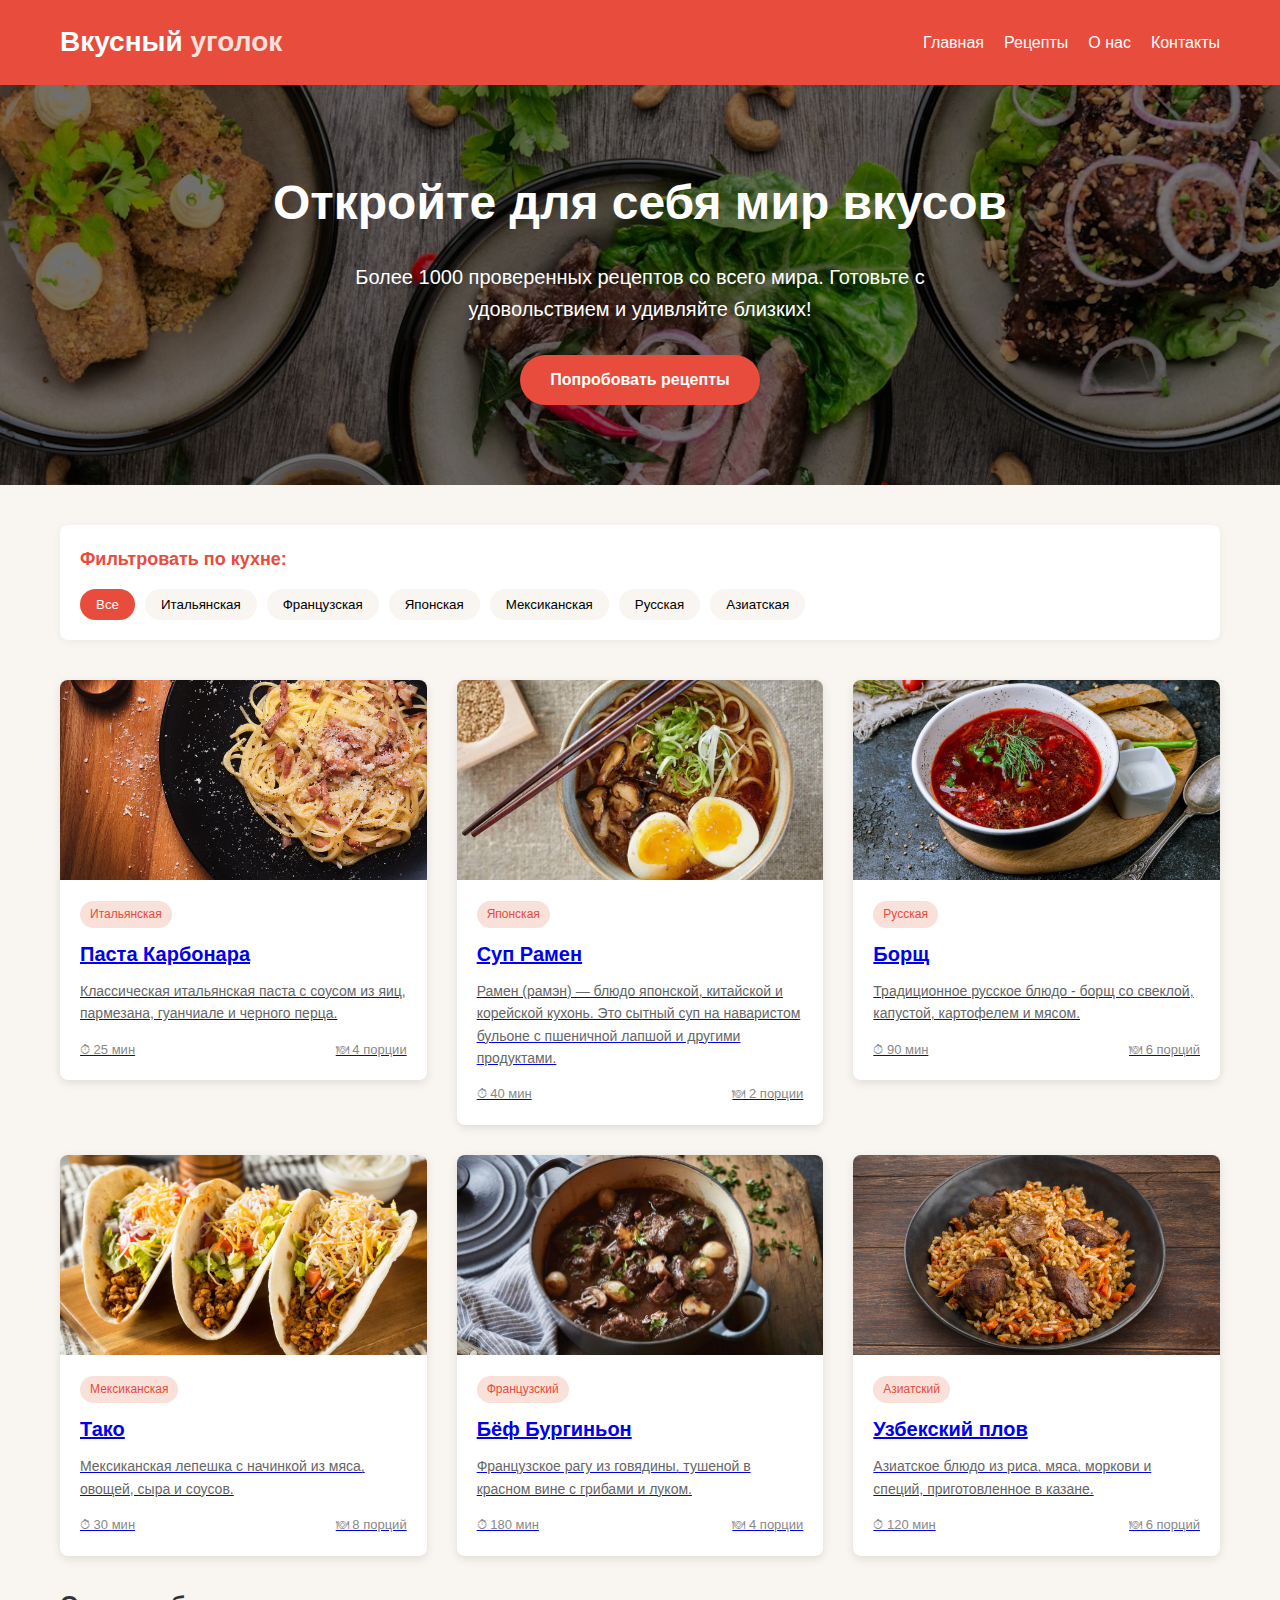
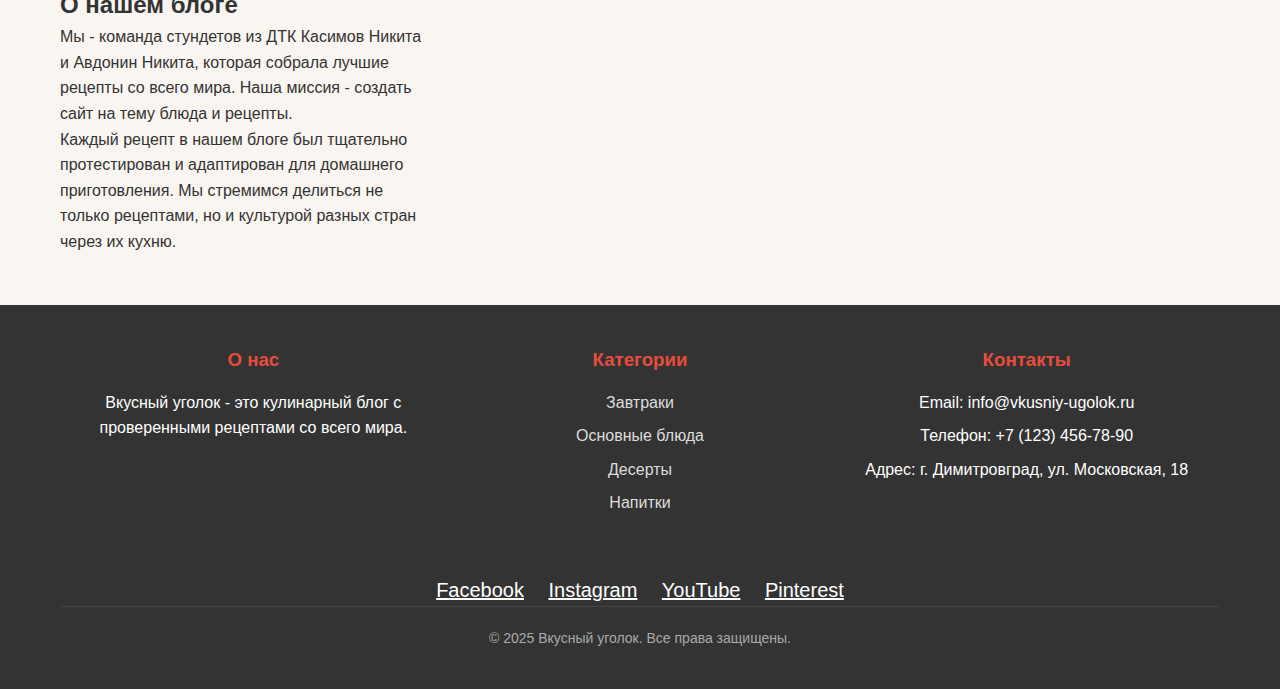
<file: index.html>
<!DOCTYPE html>
<html lang="ru">
<head>
    <meta charset="UTF-8">
    <meta name="viewport" content="width=device-width, initial-scale=1.0">
    <title>Вкусный уголок - Кулинарный блог</title>
    <link rel="stylesheet" href="kitchen.css">
</head>
<body>
    <!-- Шапка -->
    <header>
        <div class="container header-content">
            <div class="logo">Вкусный <span>уголок</span></div>
            <nav>
                <ul>
                    <li><a href="index.html#home">Главная</a></li>
                    <li><a href="index.html#recipes">Рецепты</a></li>
                    <li><a href="index.html#about">О нас</a></li>
                    <li><a href="index.html#contacts">Контакты</a></li>
                </ul>
            </nav>
        </div>
    </header>
    
    <!-- Герой-секция -->
    <section class="hero" id="home">
        <div class="container hero-content">
            <h1>Откройте для себя мир вкусов</h1>
            <p>Более 1000 проверенных рецептов со всего мира. Готовьте с удовольствием и удивляйте близких!</p>
            <a href="#recipes" class="btn">Попробовать рецепты</a>
        </div>
    </section>
    
    <!-- Основное содержимое -->
    <main class="container">
        <!-- Фильтры -->
        <section class="filters">
            <h2 class="filter-title">Фильтровать по кухне:</h2>
            <div class="filter-buttons">
                <button class="filter-btn active">Все</button>
                <button class="filter-btn">Итальянская</button>
                <button class="filter-btn">Французская</button>
                <button class="filter-btn">Японская</button>
                <button class="filter-btn">Мексиканская</button>
                <button class="filter-btn">Русская</button>
                <button class="filter-btn">Азиатская</button>
            </div>
        </section>
        
        <!-- Рецепты -->
        <section class="recipes" id="recipes">
            <!-- Рецепт 1 -->
            <a href="recipe-carbonara.html" class="recipe-link">
                <article class="recipe-card">
                    <div class="recipe-img">
                        <img src="pasta.jpg" alt="Паста Карбонара">
                    </div>
                    <div class="recipe-content">
                        <span class="recipe-cuisine">Итальянская</span>
                        <h3 class="recipe-title">Паста Карбонара</h3>
                        <p class="recipe-desc">Классическая итальянская паста с соусом из яиц, пармезана, гуанчиале и черного перца.</p>
                        <div class="recipe-meta">
                            <span>⏱ 25 мин</span>
                            <span>🍽 4 порции</span>
                        </div>
                    </div>
                </article>
            </a>
            
            <!-- Рецепт 2 -->
            <a href="recipe-ramen.html" class="recipe-link">
                <article class="recipe-card">
                    <div class="recipe-img">
                        <img src="ramen.jpg" alt="Суп Рамен">
                    </div>
                    <div class="recipe-content">
                        <span class="recipe-cuisine">Японская</span>
                        <h3 class="recipe-title">Суп Рамен</h3>
                        <p class="recipe-desc">Рамен (рамэн) — блюдо японской, китайской и корейской кухонь. Это сытный суп на наваристом бульоне с пшеничной лапшой и другими продуктами.</p>
                        <div class="recipe-meta">
                            <span>⏱ 40 мин</span>
                            <span>🍽 2 порции</span>
                        </div>
                    </div>
                </article>
            </a>

            <!-- Рецепт 3 -->
            <a href="recipe-borsh.html" class="recipe-link">
                <article class="recipe-card">
                    <div class="recipe-img">
                        <img src="borsh.jpg" alt="борщ">
                    </div>
                    <div class="recipe-content">
                        <span class="recipe-cuisine">Русская</span>
                        <h3 class="recipe-title">Борщ</h3>
                        <p class="recipe-desc">Традиционное русское блюдо - борщ со свеклой, капустой, картофелем и мясом.</p>
                        <div class="recipe-meta">
                            <span>⏱ 90 мин</span>
                        <span>🍽 6 порций</span>
                        </div>
                    </div>
                </article>
            </a>

            <!-- Рецепт 4 -->
            <a href="recipe-tako.html" class="recipe-link">
                <article class="recipe-card">
                    <div class="recipe-img">
                        <img src="tako.jpg" alt="Тако">
                    </div>
                    <div class="recipe-content">
                        <span class="recipe-cuisine">Мексиканская</span>
                        <h3 class="recipe-title">Тако</h3>
                        <p class="recipe-desc">Мексиканская лепешка с начинкой из мяса, овощей, сыра и соусов.</p>
                        <div class="recipe-meta">
                        <span>⏱ 30 мин</span>
                        <span>🍽 8 порций</span>
                        </div>
                    </div>
                </article>
            </a>     

            <!-- Рецепт 5 -->
            <a href="recipe-bef.html" class="recipe-link">
                <article class="recipe-card">
                    <div class="recipe-img">
                        <img src="bef.jpg" alt="Бёф Бургиньон">
                    </div>
                    <div class="recipe-content">
                        <span class="recipe-cuisine">Французский</span>
                        <h3 class="recipe-title">Бёф Бургиньон</h3>
                        <p class="recipe-desc">Французское рагу из говядины, тушеной в красном вине с грибами и луком.</p>
                        <div class="recipe-meta">
                        <span>⏱ 180 мин</span>
                        <span>🍽 4 порции</span>
                        </div>
                    </div>
                </article>
            </a>    

            <!-- Рецепт 6 -->
            <a href="recipe-plov.html" class="recipe-link">
                <article class="recipe-card">
                    <div class="recipe-img">
                        <img src="plov.jpg" alt="Узбексий Плов">
                    </div>
                    <div class="recipe-content">
                        <span class="recipe-cuisine">Азиатский</span>
                        <h3 class="recipe-title">Узбекский плов</h3>
                        <p class="recipe-desc">Азиатское блюдо из риса, мяса, моркови и специй, приготовленное в казане.</p>
                        <div class="recipe-meta">
                        <span>⏱ 120 мин</span>
                        <span>🍽 6 порций</span>
                        </div>
                    </div>
                </article>
            </a>    


        <!-- Секция "О нас" -->
       <section class="about-section" id="about">
            <h2>О нашем блоге</h2>
            <p>Мы - команда стундетов из ДТК Касимов Никита и Авдонин Никита, которая собрала лучшие рецепты со всего мира. Наша миссия - создать сайт на тему блюда и рецепты.</p>
            <p>Каждый рецепт в нашем блоге был тщательно протестирован и адаптирован для домашнего приготовления. Мы стремимся делиться не только рецептами, но и культурой разных стран через их кухню.</p>
        </section>
    </main>
    
    <!-- Подвал -->
    <footer id="contacts">
        <div class="container">
            <div class="footer-content">
                <div class="footer-section">
                    <h3>О нас</h3>
                    <p>Вкусный уголок - это кулинарный блог с проверенными рецептами со всего мира.</p>
                </div>
                <div class="footer-section">
                    <h3>Категории</h3>
                    <ul>
                        <li><a href="#recipes">Завтраки</a></li>
                        <li><a href="#recipes">Основные блюда</a></li>
                        <li><a href="#recipes">Десерты</a></li>
                        <li><a href="#recipes">Напитки</a></li>
                    </ul>
                </div>
                <div class="footer-section">
                    <h3>Контакты</h3>
                    <ul>
                        <li>Email: info@vkusniy-ugolok.ru</li>
                        <li>Телефон: +7 (123) 456-78-90</li>
                        <li>Адрес: г. Димитровград, ул. Московская, 18</li>
                    </ul>
                </div>
            </div>
            <div class="social-links">
                <a href="#">Facebook</a>
                <a href="#">Instagram</a>
                <a href="#">YouTube</a>
                <a href="#">Pinterest</a>
            </div>
            <div class="copyright">
                <p>&copy; 2025 Вкусный уголок. Все права защищены.</p>
            </div>
        </div>
    </footer>
</body>
</html>
</file>
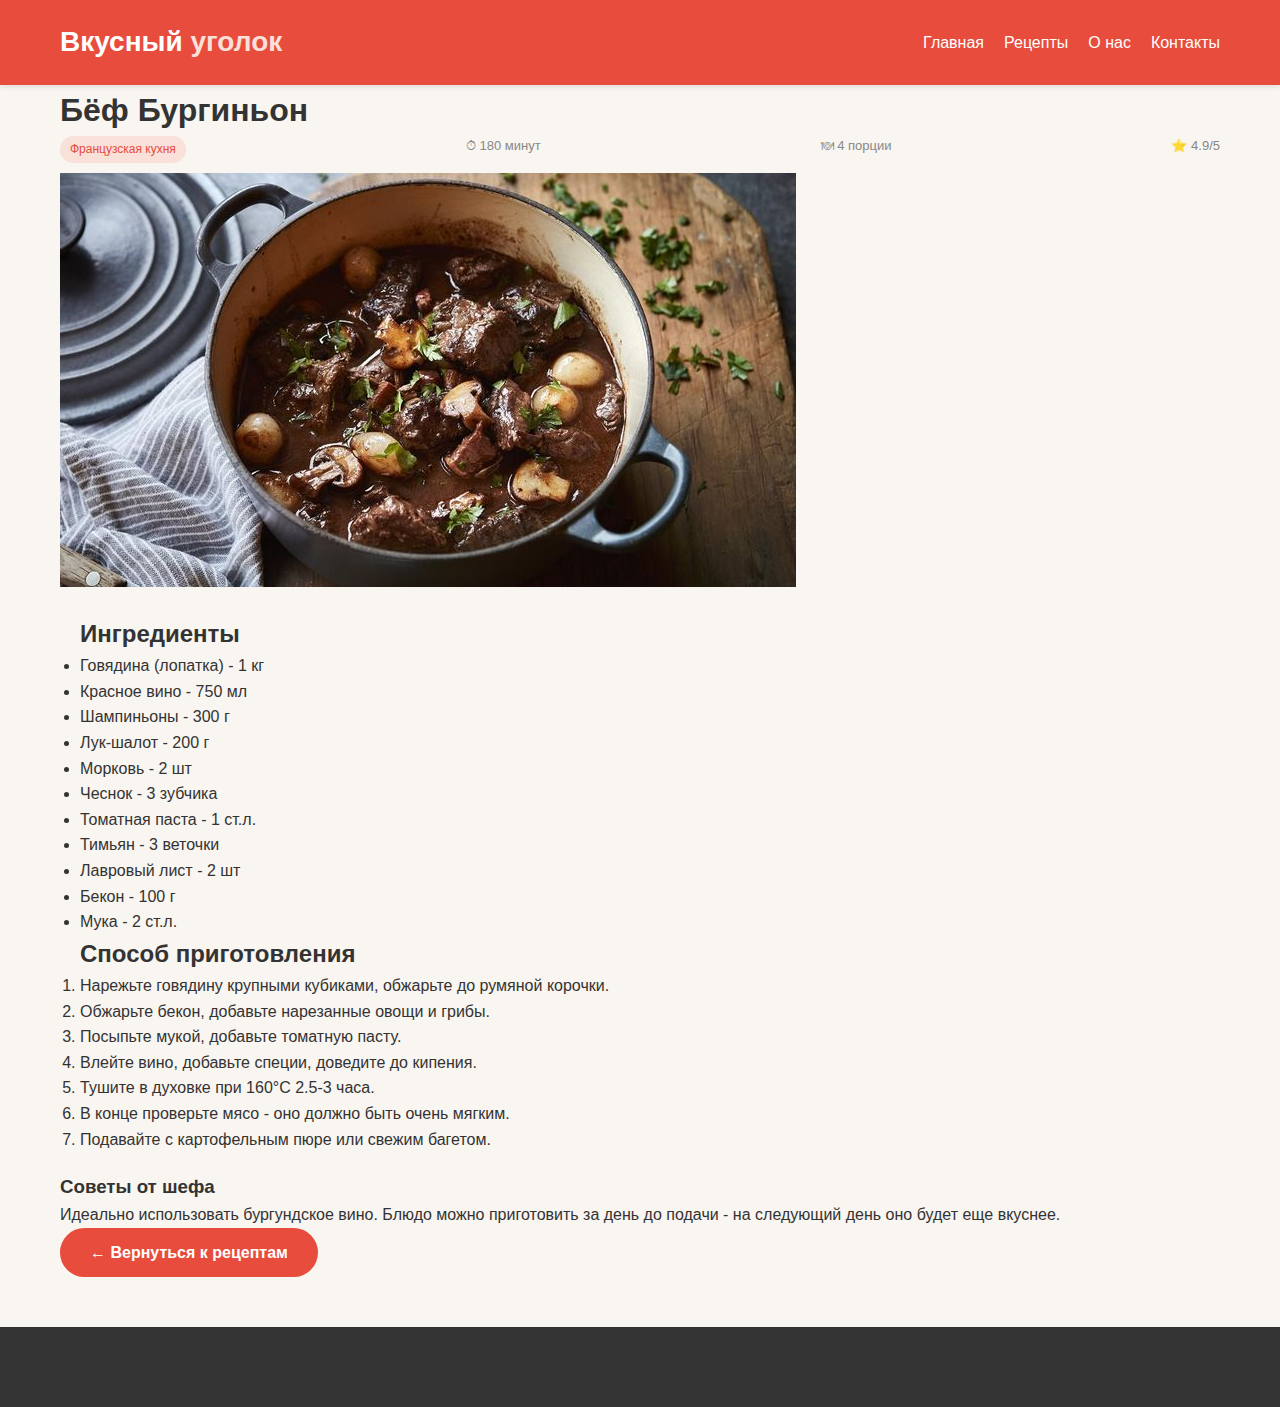
<file: recipe-bef.html>
<!DOCTYPE html>
<html lang="ru">
<head>
    <meta charset="UTF-8">
    <meta name="viewport" content="width=device-width, initial-scale=1.0">
    <title>Бёф Бургиньон - Вкусный уголок</title>
    <link rel="stylesheet" href="kitchen.css">
</head>
<body>
    <header>
        <div class="container header-content">
            <div class="logo">Вкусный <span>уголок</span></div>
            <nav>
                <ul>
                    <li><a href="index.html#home">Главная</a></li>
                    <li><a href="index.html#recipes">Рецепты</a></li>
                    <li><a href="index.html#about">О нас</a></li>
                    <li><a href="index.html#contacts">Контакты</a></li>
                </ul>
            </nav>
        </div>
    </header>
    
    <main class="container recipe-page">
        <article class="recipe-full">
            <h1>Бёф Бургиньон</h1>
            <div class="recipe-meta">
                <span class="recipe-cuisine">Французская кухня</span>
                <span>⏱ 180 минут</span>
                <span>🍽 4 порции</span>
                <span>⭐ 4.9/5</span>
            </div>
            
            <div class="recipe-hero">
                <img src="bef.jpg" alt="Бёф Бургиньон">
            </div>
            
            <div class="recipe-content">
                <div class="ingredients">
                    <h2>Ингредиенты</h2>
                    <ul>
                        <li>Говядина (лопатка) - 1 кг</li>
                        <li>Красное вино - 750 мл</li>
                        <li>Шампиньоны - 300 г</li>
                        <li>Лук-шалот - 200 г</li>
                        <li>Морковь - 2 шт</li>
                        <li>Чеснок - 3 зубчика</li>
                        <li>Томатная паста - 1 ст.л.</li>
                        <li>Тимьян - 3 веточки</li>
                        <li>Лавровый лист - 2 шт</li>
                        <li>Бекон - 100 г</li>
                        <li>Мука - 2 ст.л.</li>
                    </ul>
                </div>
                
                <div class="instructions">
                    <h2>Способ приготовления</h2>
                    <ol>
                        <li>Нарежьте говядину крупными кубиками, обжарьте до румяной корочки.</li>
                        <li>Обжарьте бекон, добавьте нарезанные овощи и грибы.</li>
                        <li>Посыпьте мукой, добавьте томатную пасту.</li>
                        <li>Влейте вино, добавьте специи, доведите до кипения.</li>
                        <li>Тушите в духовке при 160°C 2.5-3 часа.</li>
                        <li>В конце проверьте мясо - оно должно быть очень мягким.</li>
                        <li>Подавайте с картофельным пюре или свежим багетом.</li>
                    </ol>
                </div>
            </div>
            
            <div class="recipe-tips">
                <h3>Советы от шефа</h3>
                <p>Идеально использовать бургундское вино. Блюдо можно приготовить за день до подачи - на следующий день оно будет еще вкуснее.</p>
            </div>
        </article>
        
        <a href="index.html#recipes" class="btn back-btn">← Вернуться к рецептам</a>
    </main>
    
    <footer id="contacts">
        <!-- ... существующее содержимое футера ... -->
    </footer>
</body>
</html>
</file>
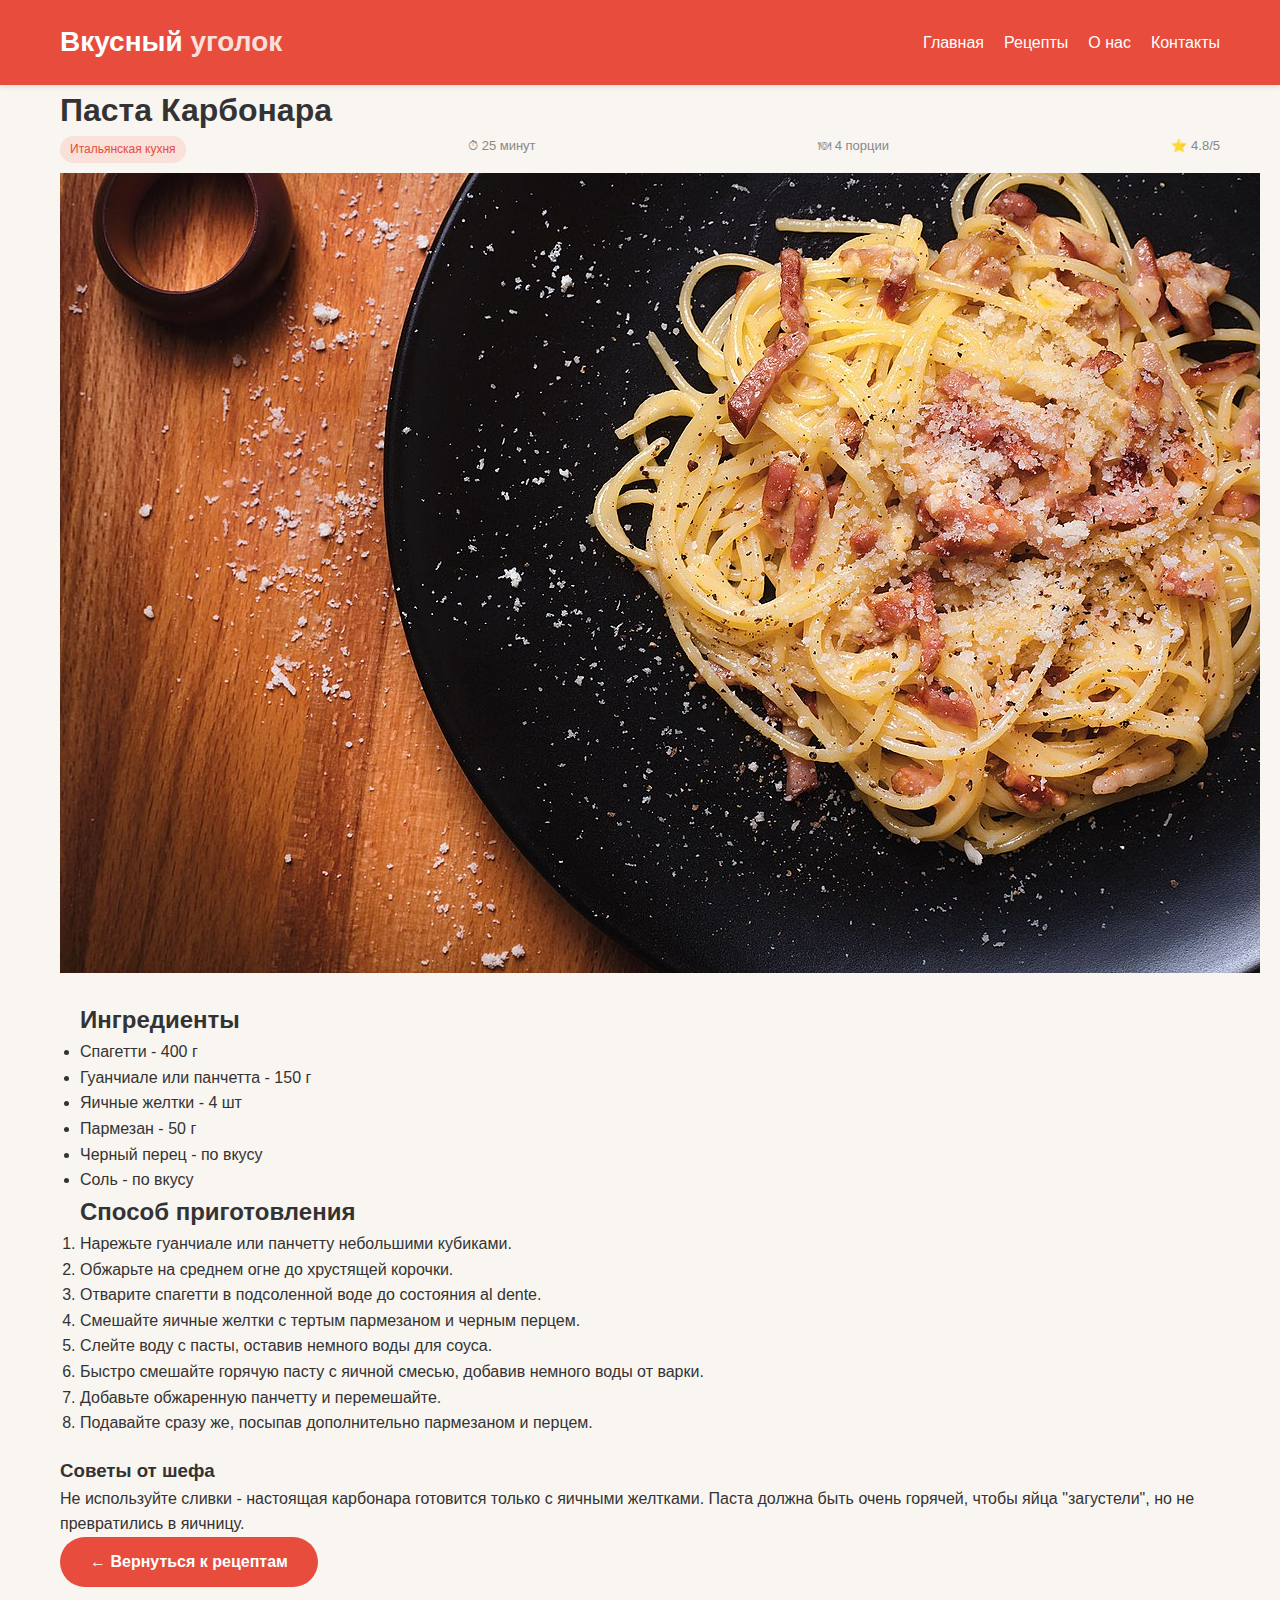
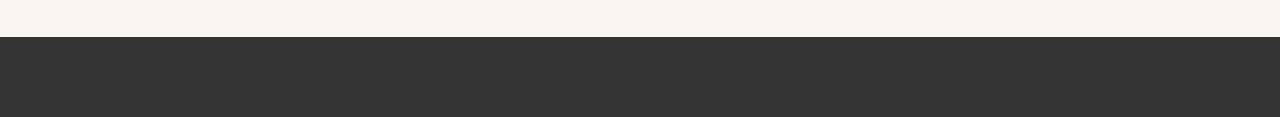
<file: recipe-carbonara.html>
<!DOCTYPE html>
<html lang="ru">
<head>
    <meta charset="UTF-8">
    <meta name="viewport" content="width=device-width, initial-scale=1.0">
    <title>Паста Карбонара - Вкусный уголок</title>
    <link rel="stylesheet" href="kitchen.css">
</head>
<body>
    <!-- Шапка -->
    <header>
        <div class="container header-content">
            <div class="logo">Вкусный <span>уголок</span></div>
            <nav>
                <ul>
                    <li><a href="index.html#home">Главная</a></li>
                    <li><a href="index.html#recipes">Рецепты</a></li>
                    <li><a href="index.html#about">О нас</a></li>
                    <li><a href="index.html#contacts">Контакты</a></li>
                </ul>
            </nav>
        </div>
    </header>
    
    <!-- Страница рецепта -->
    <main class="container recipe-page">
        <article class="recipe-full">
            <h1>Паста Карбонара</h1>
            <div class="recipe-meta">
                <span class="recipe-cuisine">Итальянская кухня</span>
                <span>⏱ 25 минут</span>
                <span>🍽 4 порции</span>
                <span>⭐ 4.8/5</span>
            </div>
            
            <div class="recipe-hero">
                <img src="pasta.jpg" alt="Паста Карбонара">
            </div>
            
            <div class="recipe-content">
                <div class="ingredients">
                    <h2>Ингредиенты</h2>
                    <ul>
                        <li>Спагетти - 400 г</li>
                        <li>Гуанчиале или панчетта - 150 г</li>
                        <li>Яичные желтки - 4 шт</li>
                        <li>Пармезан - 50 г</li>
                        <li>Черный перец - по вкусу</li>
                        <li>Соль - по вкусу</li>
                    </ul>
                </div>
                
                <div class="instructions">
                    <h2>Способ приготовления</h2>
                    <ol>
                        <li>Нарежьте гуанчиале или панчетту небольшими кубиками.</li>
                        <li>Обжарьте на среднем огне до хрустящей корочки.</li>
                        <li>Отварите спагетти в подсоленной воде до состояния al dente.</li>
                        <li>Смешайте яичные желтки с тертым пармезаном и черным перцем.</li>
                        <li>Слейте воду с пасты, оставив немного воды для соуса.</li>
                        <li>Быстро смешайте горячую пасту с яичной смесью, добавив немного воды от варки.</li>
                        <li>Добавьте обжаренную панчетту и перемешайте.</li>
                        <li>Подавайте сразу же, посыпав дополнительно пармезаном и перцем.</li>
                    </ol>
                </div>
            </div>
            
            <div class="recipe-tips">
                <h3>Советы от шефа</h3>
                <p>Не используйте сливки - настоящая карбонара готовится только с яичными желтками. Паста должна быть очень горячей, чтобы яйца "загустели", но не превратились в яичницу.</p>
            </div>
        </article>
        
        <a href="index.html#recipes" class="btn back-btn">← Вернуться к рецептам</a>
    </main>
    
    <!-- Подвал -->
    <footer id="contacts">
        <!-- ... существующее содержимое футера ... -->
    </footer>
</body>
</html>
</file>
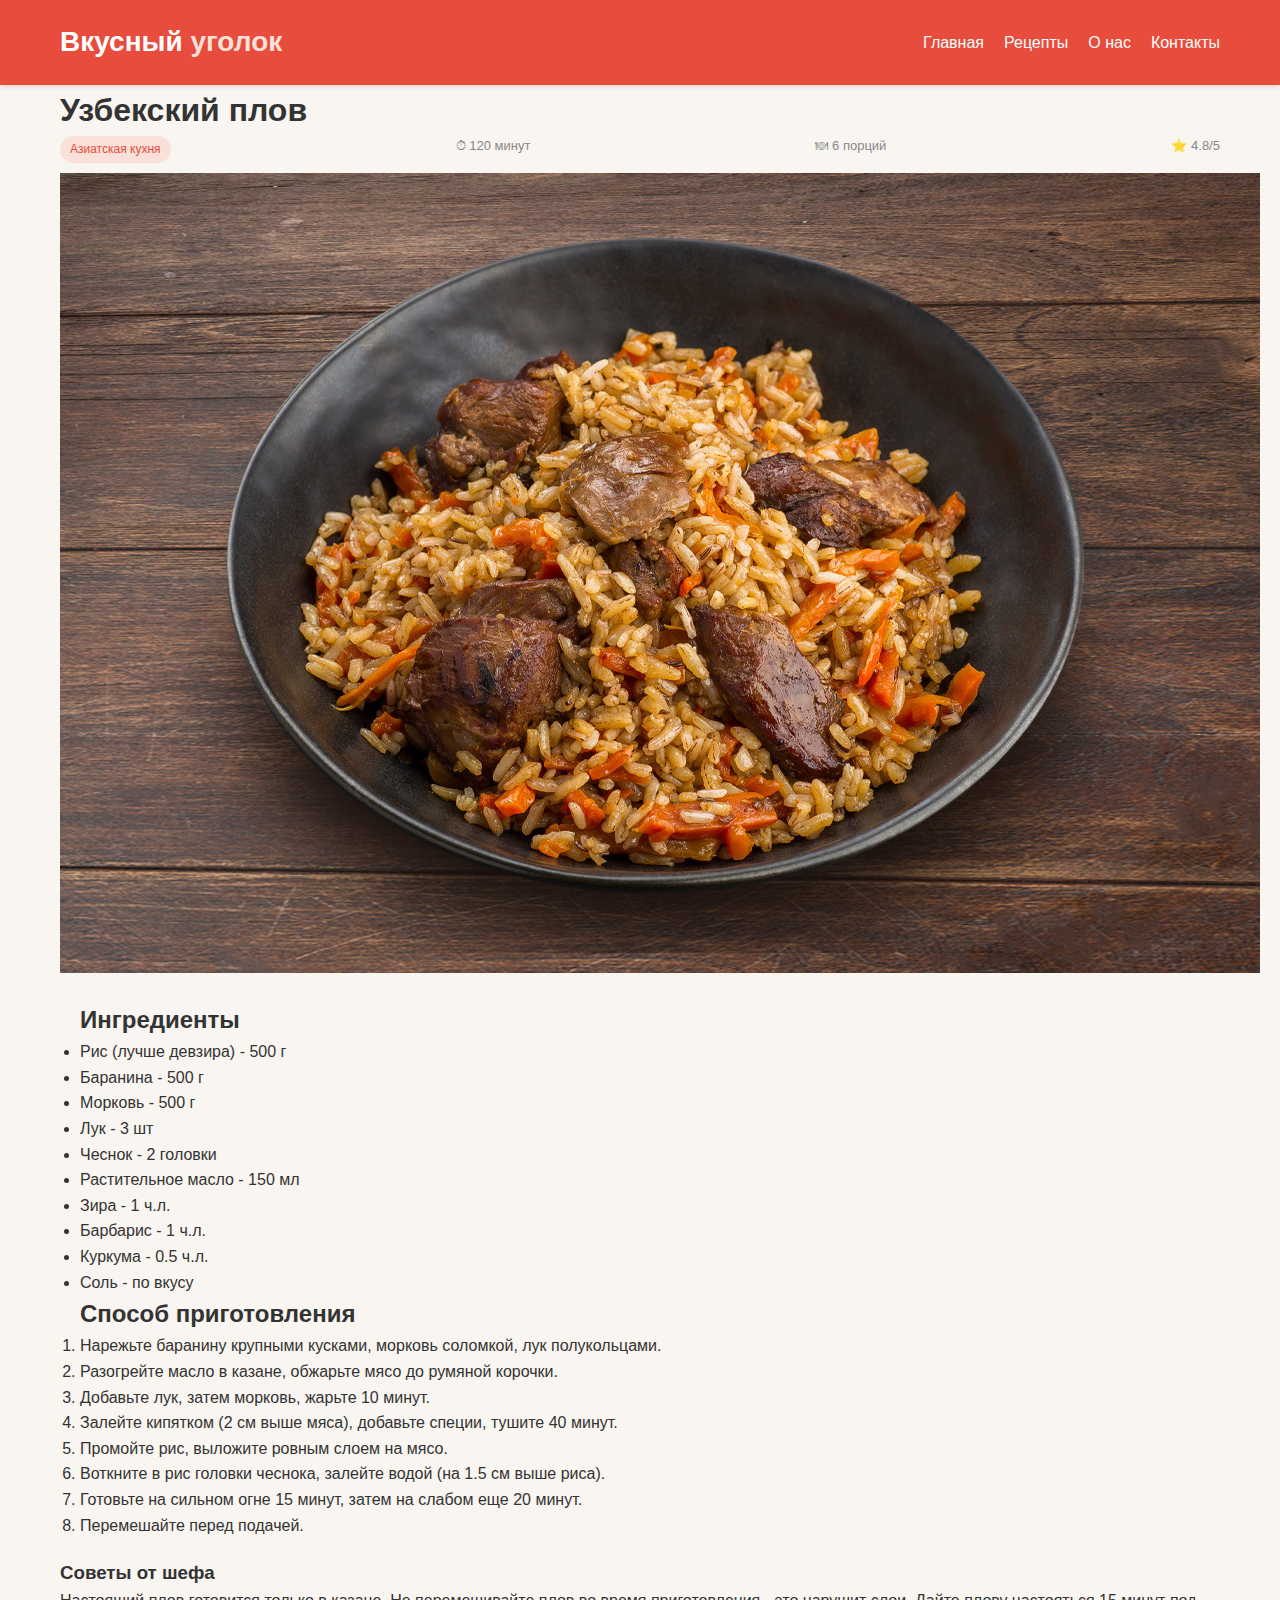
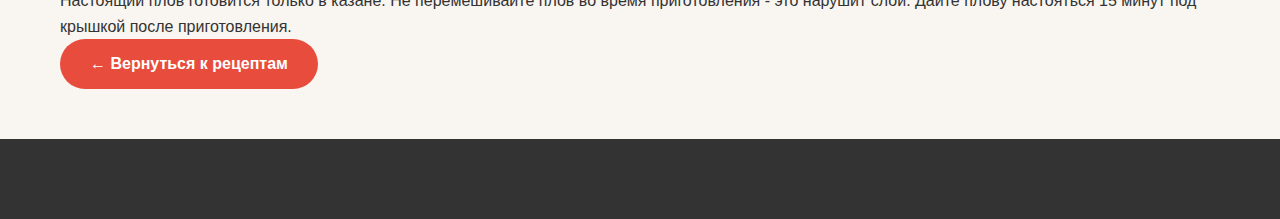
<file: recipe-plov.html>
<!DOCTYPE html>
<html lang="ru">
<head>
    <meta charset="UTF-8">
    <meta name="viewport" content="width=device-width, initial-scale=1.0">
    <title>Узбекский плов - Вкусный уголок</title>
    <link rel="stylesheet" href="kitchen.css">
</head>
<body>
    <header>
        <div class="container header-content">
            <div class="logo">Вкусный <span>уголок</span></div>
            <nav>
                <ul>
                    <li><a href="index.html#home">Главная</a></li>
                    <li><a href="index.html#recipes">Рецепты</a></li>
                    <li><a href="index.html#about">О нас</a></li>
                    <li><a href="index.html#contacts">Контакты</a></li>
                </ul>
            </nav>
        </div>
    </header>
    
    <main class="container recipe-page">
        <article class="recipe-full">
            <h1>Узбекский плов</h1>
            <div class="recipe-meta">
                <span class="recipe-cuisine">Азиатская кухня</span>
                <span>⏱ 120 минут</span>
                <span>🍽 6 порций</span>
                <span>⭐ 4.8/5</span>
            </div>
            
            <div class="recipe-hero">
                <img src="plov.jpg" alt="Узбекский плов">
            </div>
            
            <div class="recipe-content">
                <div class="ingredients">
                    <h2>Ингредиенты</h2>
                    <ul>
                        <li>Рис (лучше девзира) - 500 г</li>
                        <li>Баранина - 500 г</li>
                        <li>Морковь - 500 г</li>
                        <li>Лук - 3 шт</li>
                        <li>Чеснок - 2 головки</li>
                        <li>Растительное масло - 150 мл</li>
                        <li>Зира - 1 ч.л.</li>
                        <li>Барбарис - 1 ч.л.</li>
                        <li>Куркума - 0.5 ч.л.</li>
                        <li>Соль - по вкусу</li>
                    </ul>
                </div>
                
                <div class="instructions">
                    <h2>Способ приготовления</h2>
                    <ol>
                        <li>Нарежьте баранину крупными кусками, морковь соломкой, лук полукольцами.</li>
                        <li>Разогрейте масло в казане, обжарьте мясо до румяной корочки.</li>
                        <li>Добавьте лук, затем морковь, жарьте 10 минут.</li>
                        <li>Залейте кипятком (2 см выше мяса), добавьте специи, тушите 40 минут.</li>
                        <li>Промойте рис, выложите ровным слоем на мясо.</li>
                        <li>Воткните в рис головки чеснока, залейте водой (на 1.5 см выше риса).</li>
                        <li>Готовьте на сильном огне 15 минут, затем на слабом еще 20 минут.</li>
                        <li>Перемешайте перед подачей.</li>
                    </ol>
                </div>
            </div>
            
            <div class="recipe-tips">
                <h3>Советы от шефа</h3>
                <p>Настоящий плов готовится только в казане. Не перемешивайте плов во время приготовления - это нарушит слои. Дайте плову настояться 15 минут под крышкой после приготовления.</p>
            </div>
        </article>
        
        <a href="index.html#recipes" class="btn back-btn">← Вернуться к рецептам</a>
    </main>
    
    <footer id="contacts">
        <!-- ... существующее содержимое футера ... -->
    </footer>
</body>
</html>
</file>
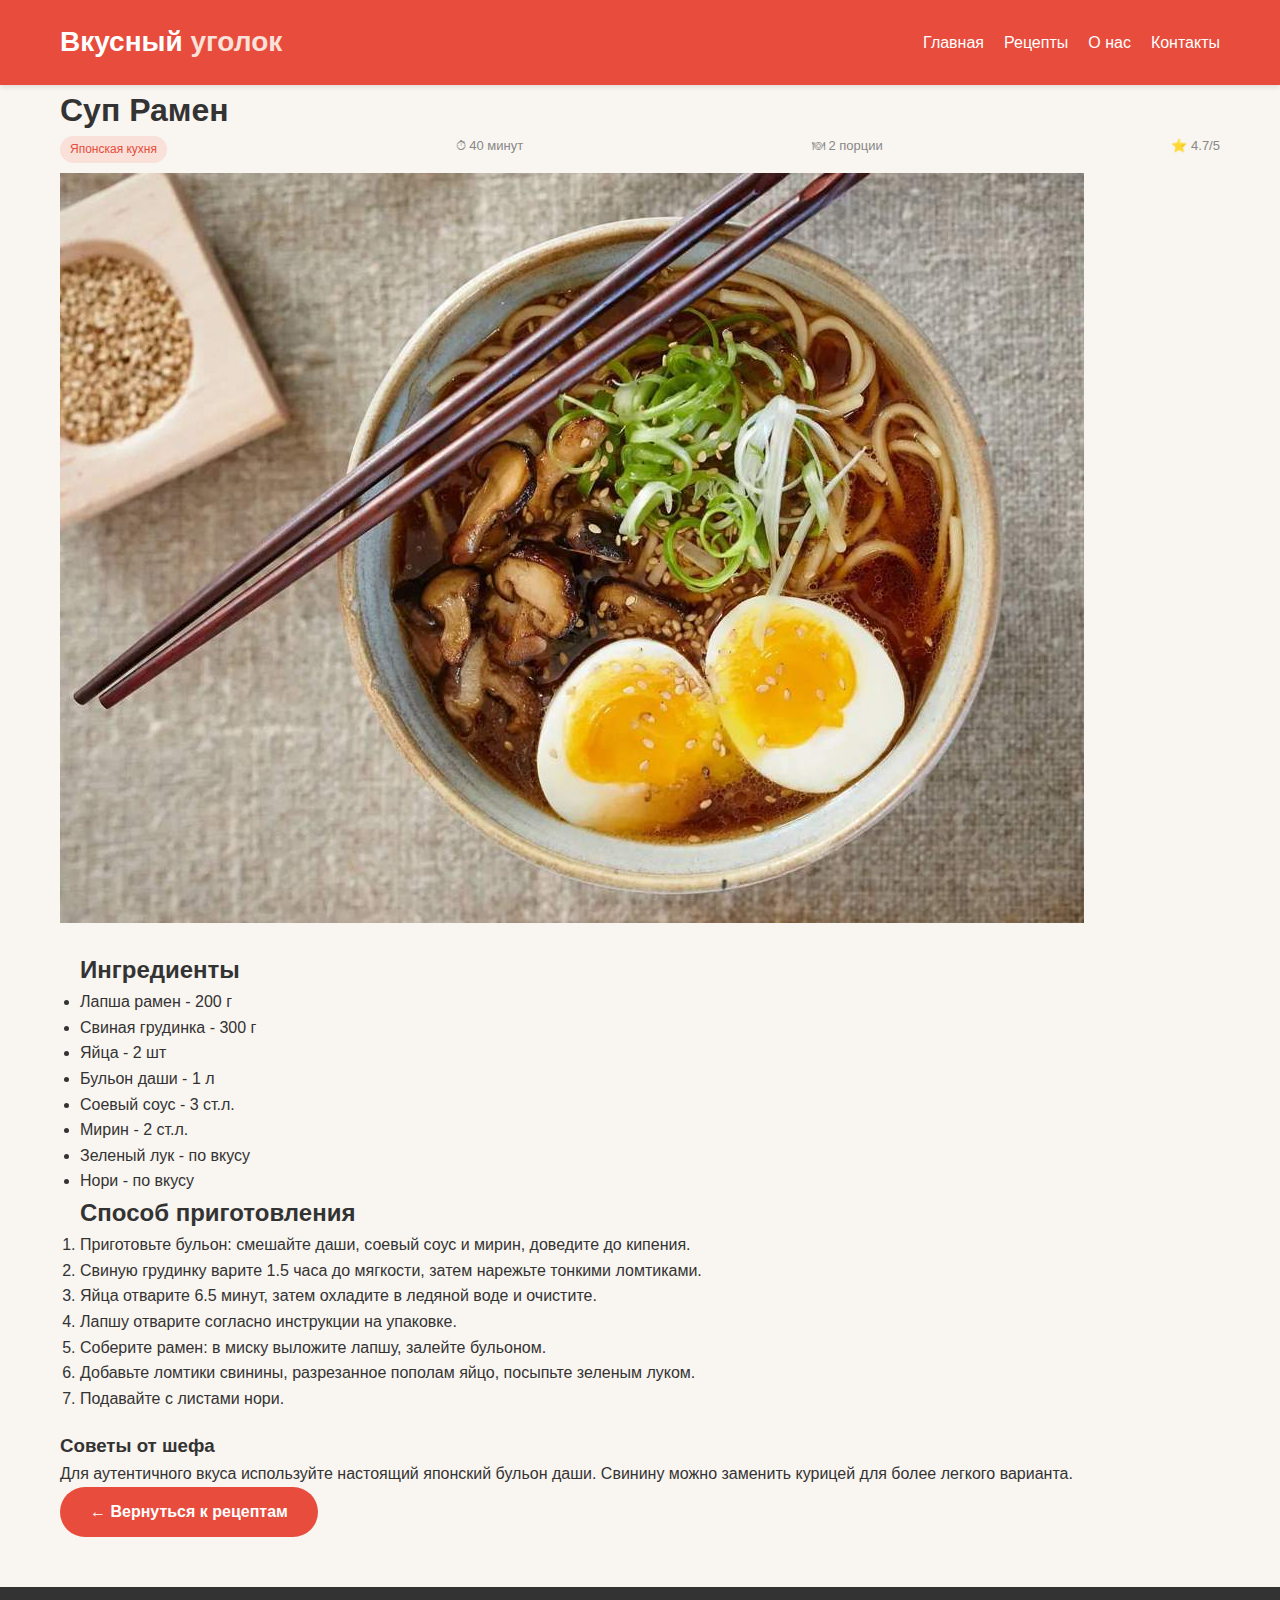
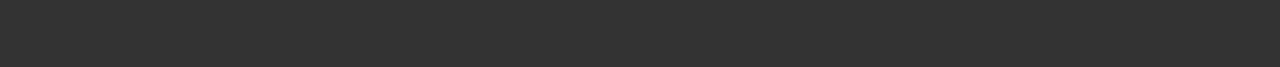
<file: recipe-ramen.html>
<!DOCTYPE html>
<html lang="ru">
<head>
    <meta charset="UTF-8">
    <meta name="viewport" content="width=device-width, initial-scale=1.0">
    <title>Суп Рамен - Вкусный уголок</title>
    <link rel="stylesheet" href="kitchen.css">
</head>
<body>
    <header>
        <div class="container header-content">
            <div class="logo">Вкусный <span>уголок</span></div>
            <nav>
                <ul>
                    <li><a href="index.html#home">Главная</a></li>
                    <li><a href="index.html#recipes">Рецепты</a></li>
                    <li><a href="index.html#about">О нас</a></li>
                    <li><a href="index.html#contacts">Контакты</a></li>
                </ul>
            </nav>
        </div>
    </header>
    
    <main class="container recipe-page">
        <article class="recipe-full">
            <h1>Суп Рамен</h1>
            <div class="recipe-meta">
                <span class="recipe-cuisine">Японская кухня</span>
                <span>⏱ 40 минут</span>
                <span>🍽 2 порции</span>
                <span>⭐ 4.7/5</span>
            </div>
            
            <div class="recipe-hero">
                <img src="ramen.jpg" alt="Суп Рамен">
            </div>
            
            <div class="recipe-content">
                <div class="ingredients">
                    <h2>Ингредиенты</h2>
                    <ul>
                        <li>Лапша рамен - 200 г</li>
                        <li>Свиная грудинка - 300 г</li>
                        <li>Яйца - 2 шт</li>
                        <li>Бульон даши - 1 л</li>
                        <li>Соевый соус - 3 ст.л.</li>
                        <li>Мирин - 2 ст.л.</li>
                        <li>Зеленый лук - по вкусу</li>
                        <li>Нори - по вкусу</li>
                    </ul>
                </div>
                
                <div class="instructions">
                    <h2>Способ приготовления</h2>
                    <ol>
                        <li>Приготовьте бульон: смешайте даши, соевый соус и мирин, доведите до кипения.</li>
                        <li>Свиную грудинку варите 1.5 часа до мягкости, затем нарежьте тонкими ломтиками.</li>
                        <li>Яйца отварите 6.5 минут, затем охладите в ледяной воде и очистите.</li>
                        <li>Лапшу отварите согласно инструкции на упаковке.</li>
                        <li>Соберите рамен: в миску выложите лапшу, залейте бульоном.</li>
                        <li>Добавьте ломтики свинины, разрезанное пополам яйцо, посыпьте зеленым луком.</li>
                        <li>Подавайте с листами нори.</li>
                    </ol>
                </div>
            </div>
            
            <div class="recipe-tips">
                <h3>Советы от шефа</h3>
                <p>Для аутентичного вкуса используйте настоящий японский бульон даши. Свинину можно заменить курицей для более легкого варианта.</p>
            </div>
        </article>
        
        <a href="index.html#recipes" class="btn back-btn">← Вернуться к рецептам</a>
    </main>
    
    <footer id="contacts">
        <!-- ... существующее содержимое футера ... -->
    </footer>
</body>
</html>
</file>
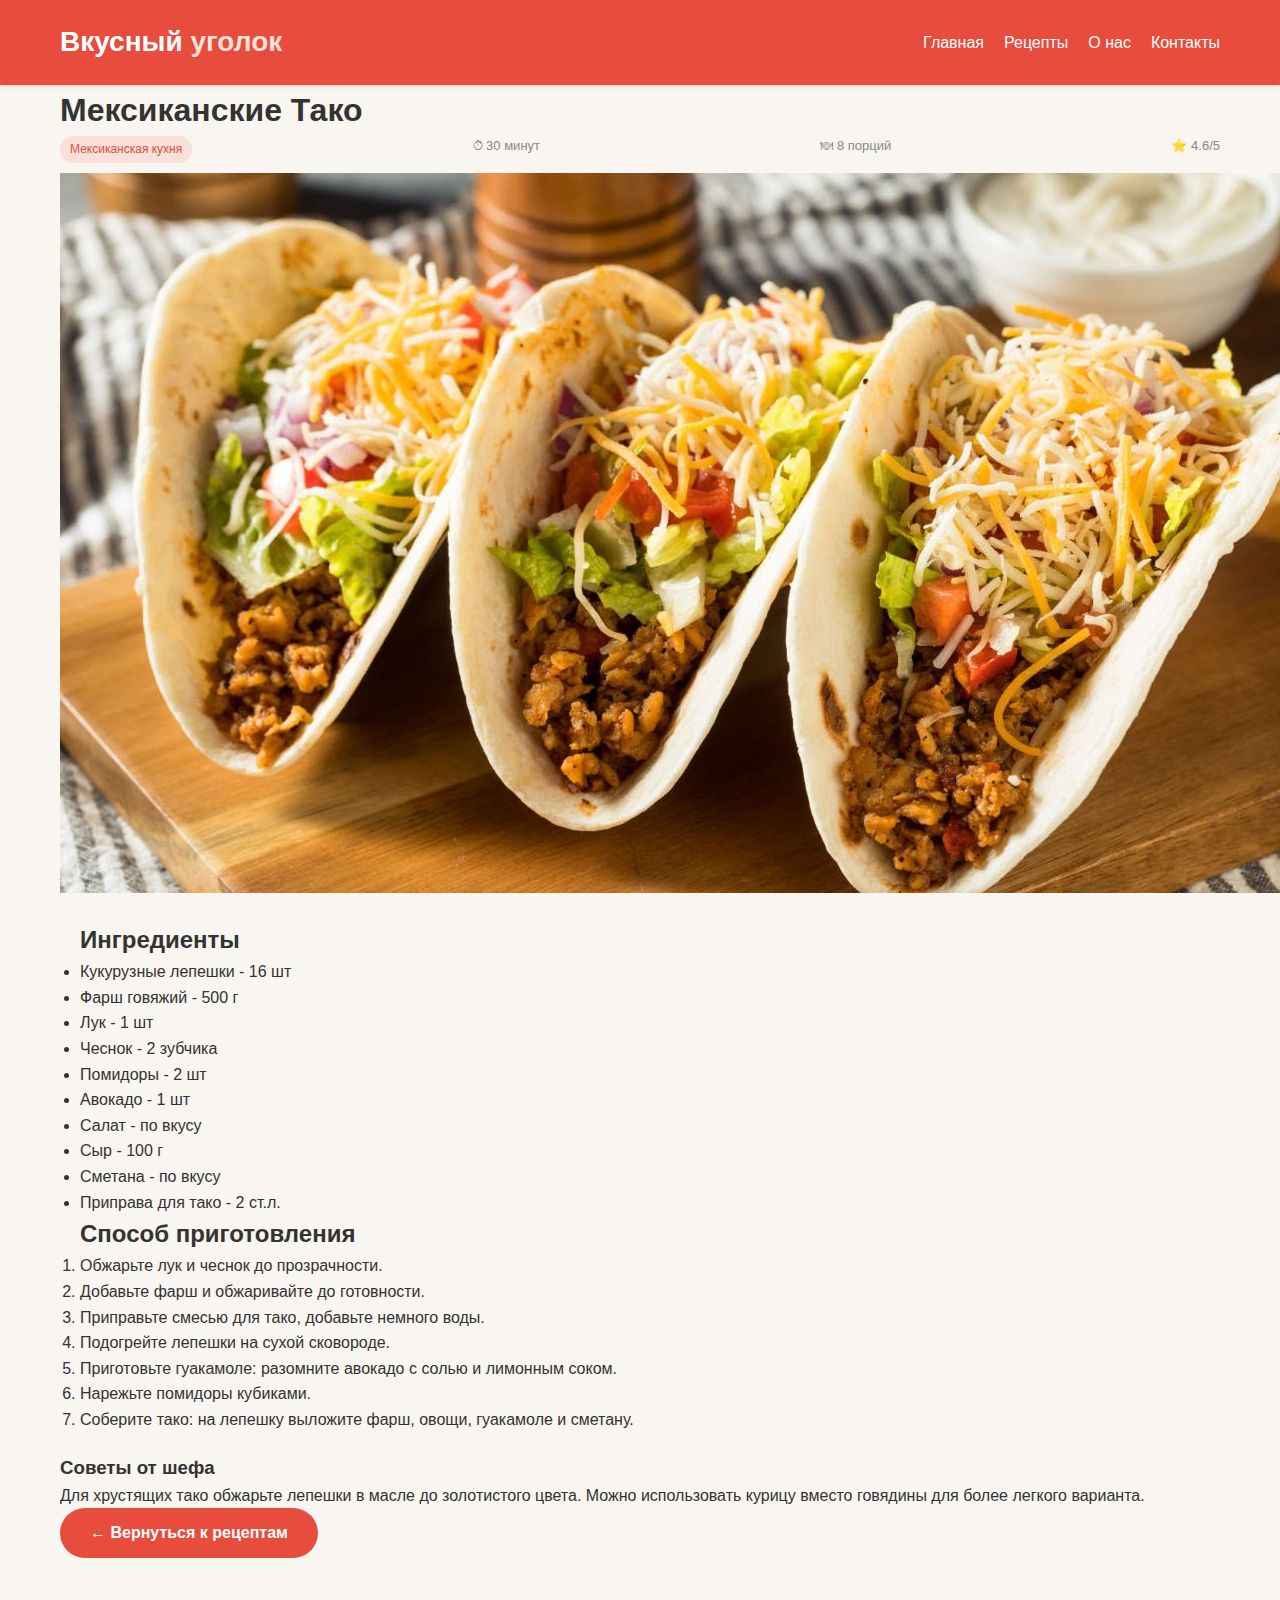
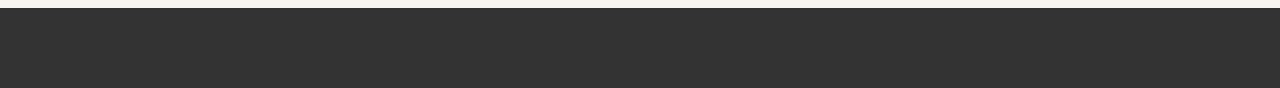
<file: recipe-tako.html>
<!DOCTYPE html>
<html lang="ru">
<head>
    <meta charset="UTF-8">
    <meta name="viewport" content="width=device-width, initial-scale=1.0">
    <title>Тако - Вкусный уголок</title>
    <link rel="stylesheet" href="kitchen.css">
</head>
<body>
    <header>
        <div class="container header-content">
            <div class="logo">Вкусный <span>уголок</span></div>
            <nav>
                <ul>
                    <li><a href="index.html#home">Главная</a></li>
                    <li><a href="index.html#recipes">Рецепты</a></li>
                    <li><a href="index.html#about">О нас</a></li>
                    <li><a href="index.html#contacts">Контакты</a></li>
                </ul>
            </nav>
        </div>
    </header>
    
    <main class="container recipe-page">
        <article class="recipe-full">
            <h1>Мексиканские Тако</h1>
            <div class="recipe-meta">
                <span class="recipe-cuisine">Мексиканская кухня</span>
                <span>⏱ 30 минут</span>
                <span>🍽 8 порций</span>
                <span>⭐ 4.6/5</span>
            </div>
            
            <div class="recipe-hero">
                <img src="tako.jpg" alt="Тако">
            </div>
            
            <div class="recipe-content">
                <div class="ingredients">
                    <h2>Ингредиенты</h2>
                    <ul>
                        <li>Кукурузные лепешки - 16 шт</li>
                        <li>Фарш говяжий - 500 г</li>
                        <li>Лук - 1 шт</li>
                        <li>Чеснок - 2 зубчика</li>
                        <li>Помидоры - 2 шт</li>
                        <li>Авокадо - 1 шт</li>
                        <li>Салат - по вкусу</li>
                        <li>Сыр - 100 г</li>
                        <li>Сметана - по вкусу</li>
                        <li>Приправа для тако - 2 ст.л.</li>
                    </ul>
                </div>
                
                <div class="instructions">
                    <h2>Способ приготовления</h2>
                    <ol>
                        <li>Обжарьте лук и чеснок до прозрачности.</li>
                        <li>Добавьте фарш и обжаривайте до готовности.</li>
                        <li>Приправьте смесью для тако, добавьте немного воды.</li>
                        <li>Подогрейте лепешки на сухой сковороде.</li>
                        <li>Приготовьте гуакамоле: разомните авокадо с солью и лимонным соком.</li>
                        <li>Нарежьте помидоры кубиками.</li>
                        <li>Соберите тако: на лепешку выложите фарш, овощи, гуакамоле и сметану.</li>
                    </ol>
                </div>
            </div>
            
            <div class="recipe-tips">
                <h3>Советы от шефа</h3>
                <p>Для хрустящих тако обжарьте лепешки в масле до золотистого цвета. Можно использовать курицу вместо говядины для более легкого варианта.</p>
            </div>
        </article>
        
        <a href="index.html#recipes" class="btn back-btn">← Вернуться к рецептам</a>
    </main>
    
    <footer id="contacts">
        <!-- ... существующее содержимое футера ... -->
    </footer>
</body>
</html>
</file>
<file: kitchen.css>
/* Общие стили */
* {
    margin: 0;
    padding: 0;
    box-sizing: border-box;
    font-family: 'Segoe UI', Tahoma, Geneva, Verdana, sans-serif;
}

body {
    background-color: #f9f5f0;
    color: #333;
    line-height: 1.6;
}

.container {
    max-width: 1200px;
    margin: 0 auto;
    padding: 0 20px;
}

/* Шапка */
header {
    background-color: #e74c3c;
    color: white;
    padding: 20px 0;
    box-shadow: 0 2px 5px rgba(0,0,0,0.1);
}

.header-content {
    display: flex;
    justify-content: space-between;
    align-items: center;
}

.logo {
    font-size: 28px;
    font-weight: bold;
}

.logo span {
    color: #f9e0d9;
}

nav ul {
    display: flex;
    list-style: none;
}

nav ul li {
    margin-left: 20px;
}

nav ul li a {
    color: white;
    text-decoration: none;
    font-weight: 500;
    transition: color 0.3s;
}

nav ul li a:hover {
    color: #f9e0d9;
}

/* Герой-секция */
.hero {
    background: linear-gradient(rgba(0,0,0,0.5), rgba(0,0,0,0.5)), url('head.jpg');
    background-size: cover;
    background-position: center;
    height: 400px;
    display: flex;
    align-items: center;
    justify-content: center;
    text-align: center;
    color: white;
    margin-bottom: 40px;
}

.hero-content h1 {
    font-size: 48px;
    margin-bottom: 20px;
}

.hero-content p {
    font-size: 20px;
    max-width: 700px;
    margin: 0 auto 30px;
}

.btn {
    display: inline-block;
    background-color: #e74c3c;
    color: white;
    padding: 12px 30px;
    border-radius: 30px;
    text-decoration: none;
    font-weight: bold;
    transition: background-color 0.3s;
}

.btn:hover {
    background-color: #c0392b;
}

/* Фильтры */
.filters {
    background-color: white;
    padding: 20px;
    border-radius: 8px;
    box-shadow: 0 2px 10px rgba(0,0,0,0.05);
    margin-bottom: 40px;
}

.filter-title {
    margin-bottom: 15px;
    font-size: 18px;
    color: #e74c3c;
}

.filter-buttons {
    display: flex;
    flex-wrap: wrap;
    gap: 10px;
}

.filter-btn {
    background-color: #f9f5f0;
    border: none;
    padding: 8px 16px;
    border-radius: 20px;
    cursor: pointer;
    transition: all 0.3s;
}

.filter-btn:hover, .filter-btn.active {
    background-color: #e74c3c;
    color: white;
}

/* Рецепты */
.recipes {
    display: grid;
    grid-template-columns: repeat(auto-fill, minmax(300px, 1fr));
    gap: 30px;
    margin-bottom: 50px;
}

.recipe-card {
    background-color: white;
    border-radius: 8px;
    overflow: hidden;
    box-shadow: 0 3px 10px rgba(0,0,0,0.1);
    transition: transform 0.3s;
}

.recipe-card:hover {
    transform: translateY(-5px);
}

.recipe-img {
    height: 200px;
    overflow: hidden;
}

.recipe-img img {
    width: 100%;
    height: 100%;
    object-fit: cover;
    transition: transform 0.5s;
}

.recipe-card:hover .recipe-img img {
    transform: scale(1.05);
}

.recipe-content {
    padding: 20px;
}

.recipe-cuisine {
    display: inline-block;
    background-color: #f9e0d9;
    color: #e74c3c;
    padding: 4px 10px;
    border-radius: 20px;
    font-size: 12px;
    margin-bottom: 10px;
}

.recipe-title {
    font-size: 20px;
    margin-bottom: 10px;
}

.recipe-desc {
    color: #666;
    margin-bottom: 15px;
    font-size: 14px;
}

.recipe-meta {
    display: flex;
    justify-content: space-between;
    color: #888;
    font-size: 13px;
}

/* Подвал */
footer {
    background-color: #333;
    color: white;
    margin-top: 50px;
    padding: 40px 0;
    text-align: center;
}

.footer-content {
    display: flex;
    justify-content: space-between;
    flex-wrap: wrap;
    margin-bottom: 30px;
}

.footer-section {
    flex: 1;
    min-width: 250px;
    margin-bottom: 20px;
}

.footer-section h3 {
    margin-bottom: 15px;
    color: #e74c3c;
}

.footer-section ul {
    list-style: none;
}

.footer-section ul li {
    margin-bottom: 8px;
}

.footer-section ul li a {
    color: #ddd;
    text-decoration: none;
    transition: color 0.3s;
}

.footer-section ul li a:hover {
    color: #e74c3c;
}

.social-links a {
    color: white;
    margin: 0 10px;
    font-size: 20px;
    transition: color 0.3s;
}

.social-links a:hover {
    color: #e74c3c;
}

.copyright {
    border-top: 1px solid #444;
    padding-top: 20px;
    color: #aaa;
    font-size: 14px;
}

/* Адаптивность */
@media (max-width: 768px) {
    .header-content {
        flex-direction: column;
        text-align: center;
    }
    
    .nav ul {
        margin-top: 20px;
        justify-content: center;
    }
    
    .hero-content h1 {
        font-size: 36px;
    }
    
    .hero-content p {
        font-size: 18px;
    }
    
    .recipes {
        grid-template-columns: 1fr;
    }
}
</file>
